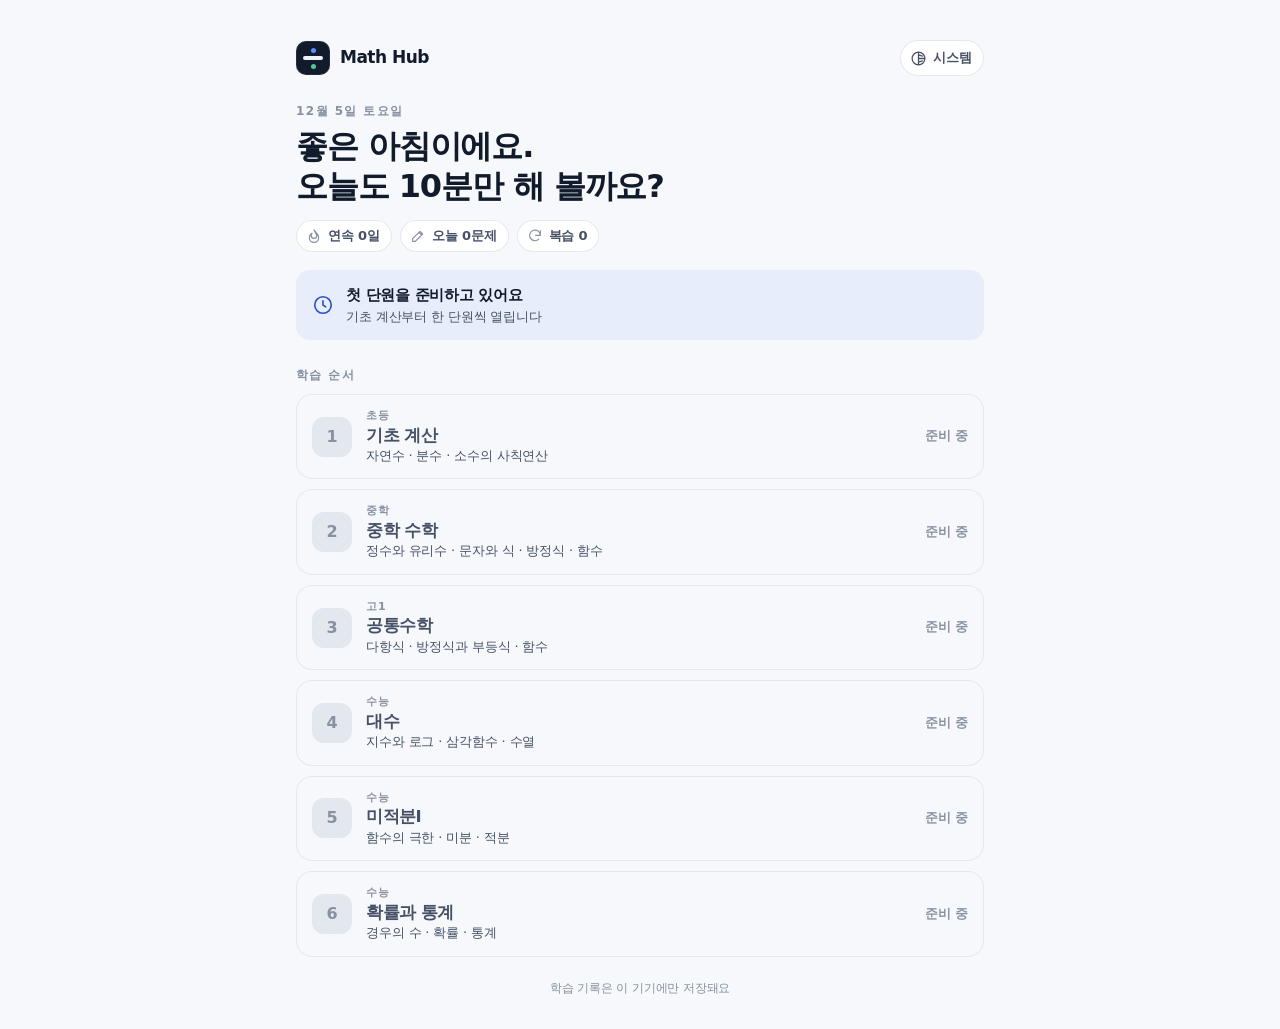
<file: docs/index.html>
<!doctype html>
<html lang="ko" data-theme="light">
<head>
<meta charset="utf-8">
<meta name="viewport" content="width=device-width, initial-scale=1, viewport-fit=cover">
<meta name="theme-color" content="#F6F8FB">
<title>Math Hub — 기초 계산부터 수능 수학까지</title>
<meta name="description" content="초등 계산부터 수능 수학까지, 하루 10~20분씩 이어 가는 수학 학습 앱">
<link rel="icon" href="data:image/svg+xml,%3Csvg xmlns='http://www.w3.org/2000/svg' viewBox='0 0 256 256'%3E%3Crect width='256' height='256' rx='56' fill='%23111B2B'/%3E%3Ccircle cx='128' cy='68' r='18' fill='%235E8BFF'/%3E%3Crect x='52' y='114' width='152' height='28' rx='14' fill='%23EEF1F6'/%3E%3Ccircle cx='128' cy='188' r='18' fill='%234FC891'/%3E%3C/svg%3E">
<link rel="manifest" href="manifest.webmanifest">
<link rel="apple-touch-icon" href="icons/apple-touch-icon.png">
<meta name="apple-mobile-web-app-capable" content="yes">
<meta name="mobile-web-app-capable" content="yes">
<meta name="apple-mobile-web-app-title" content="Math Hub">
<meta name="apple-mobile-web-app-status-bar-style" content="default">
<meta name="format-detection" content="telephone=no">
<script>
/* 첫 페인트 전에 테마 적용 */
(function () { try { var t = localStorage.getItem('mathhub.theme') || 'auto'; if (t !== 'light' && t !== 'dark') t = matchMedia('(prefers-color-scheme: dark)').matches ? 'dark' : 'light'; document.documentElement.dataset.theme = t; } catch (e) {} })();
</script>
<style>
/* Math Hub 허브 화면 — 무채색 바탕에 강조색(파랑) 하나만 쓴다. */
:root {
  --bg: #F6F8FB; --surface: #FFFFFF; --ink: #111B2B; --ink-2: #465166; --muted: #8791A1; --line: #E4E8EF; --track: #E3E7EE;
  --brand: #2752C4; --soft: #E7EDFB;
  --shadow: 0 0 0 1px rgba(20, 30, 50, .06), 0 1px 2px rgba(20, 20, 30, .04), 0 16px 32px -20px rgba(20, 20, 30, .18);
  --sans: -apple-system, BlinkMacSystemFont, "Pretendard", "Apple SD Gothic Neo", "Noto Sans KR", "Malgun Gothic", system-ui, sans-serif;
}
[data-theme="dark"] {
  --bg: #0C111B; --surface: #141B28; --ink: #EEF1F6; --ink-2: #B4BDCC; --muted: #77839A; --line: #243044; --track: #212B3C;
  --brand: #9DB8FF; --soft: #1B2747;
  --shadow: 0 0 0 1px rgba(255, 255, 255, .06), 0 16px 32px -20px rgba(0, 0, 0, .7);
  color-scheme: dark;
}
* { box-sizing: border-box; margin: 0; }
html { -webkit-text-size-adjust: 100%; -webkit-tap-highlight-color: transparent; }
body { background: var(--bg); color: var(--ink); font: 15px/1.5 var(--sans); letter-spacing: -.01em; -webkit-font-smoothing: antialiased; }
a { color: inherit; text-decoration: none; touch-action: manipulation; }
button { font: inherit; color: inherit; background: none; border: 0; padding: 0; cursor: pointer; touch-action: manipulation; }
:focus-visible { outline: 2px solid var(--ink); outline-offset: 2px; border-radius: 10px; }
svg.ic { width: 20px; height: 20px; fill: none; stroke: currentColor; stroke-width: 1.8; stroke-linecap: round; stroke-linejoin: round; flex: none; }

.page { max-width: 720px; margin: 0 auto; padding: calc(18px + env(safe-area-inset-top)) max(16px, env(safe-area-inset-right)) calc(32px + env(safe-area-inset-bottom)) max(16px, env(safe-area-inset-left)); }
.top { display: flex; align-items: center; justify-content: space-between; gap: 12px; }
.logo { display: flex; align-items: center; gap: 10px; font-weight: 750; font-size: 17px; letter-spacing: -.03em; }
.logo i { width: 34px; height: 34px; border-radius: 10px; background: #111B2B; display: flex; flex-direction: column; align-items: center; justify-content: center; gap: 3.5px; box-shadow: inset 0 0 0 1px rgba(255, 255, 255, .08); }
.logo i b { display: block; width: 5px; height: 5px; border-radius: 50%; }
.logo i b:nth-child(2) { width: 20px; height: 4px; border-radius: 2px; }
.theme { display: inline-flex; align-items: center; gap: 6px; height: 36px; padding: 0 12px 0 10px; border-radius: 999px; color: var(--ink-2); font-size: 13px; font-weight: 600; box-shadow: inset 0 0 0 1px var(--line); background: var(--surface); }
.theme .ic { width: 17px; height: 17px; }

.hello { margin-top: 26px; }
.hello small { display: block; font-size: 12px; font-weight: 650; letter-spacing: .12em; color: var(--muted); }
.hello h1 { font-size: clamp(24px, 6.4vw, 32px); line-height: 1.25; letter-spacing: -.035em; margin-top: 6px; word-break: keep-all; }
.pills { display: flex; flex-wrap: wrap; gap: 8px; margin-top: 14px; }
.pill { display: inline-flex; align-items: center; gap: 6px; height: 32px; padding: 0 12px 0 10px; border-radius: 999px; background: var(--surface); box-shadow: inset 0 0 0 1px var(--line); font-size: 13px; font-weight: 650; color: var(--ink-2); font-variant-numeric: tabular-nums; }
.pill .ic { width: 16px; height: 16px; color: var(--muted); }

.next { display: flex; align-items: center; gap: 12px; margin-top: 18px; padding: 14px 16px; border-radius: 14px; background: var(--soft); color: var(--ink); }
.next > .ic { color: var(--brand); width: 22px; height: 22px; }
.next .txt { flex: 1; min-width: 0; }
.next .txt b, .next .txt small { display: block; overflow: hidden; text-overflow: ellipsis; white-space: nowrap; }
.next .txt b { font-size: 15px; font-weight: 700; letter-spacing: -.02em; } .next .txt small { font-size: 13px; color: var(--ink-2); }
.next .go { color: var(--brand); display: flex; }

.sec { margin-top: 26px; font-size: 12px; font-weight: 650; letter-spacing: .12em; color: var(--muted); }
.areas { display: grid; gap: 10px; margin-top: 10px; }
.area { display: flex; align-items: center; gap: 14px; padding: 14px 16px; border-radius: 16px; background: var(--surface); box-shadow: var(--shadow); transition: transform .15s; }
a.area:active { transform: scale(.985); }
.area .no { width: 40px; height: 40px; border-radius: 12px; display: grid; place-items: center; flex: none; background: var(--soft); color: var(--brand); font-weight: 750; font-size: 16px; font-variant-numeric: tabular-nums; }
.area .txt { flex: 1; min-width: 0; }
.area .txt small { display: block; font-size: 11px; font-weight: 650; letter-spacing: .08em; color: var(--muted); }
.area .txt b { display: block; font-size: 16.5px; font-weight: 750; letter-spacing: -.03em; line-height: 1.3; }
.area .txt p { font-size: 13px; color: var(--ink-2); overflow: hidden; text-overflow: ellipsis; white-space: nowrap; }
.area .bar { height: 5px; border-radius: 999px; background: var(--track); overflow: hidden; margin-top: 8px; }
.area .bar i { display: block; height: 100%; border-radius: 999px; background: var(--brand); }
.area .side { flex: none; display: flex; align-items: center; gap: 6px; font-size: 12.5px; font-weight: 650; color: var(--muted); font-variant-numeric: tabular-nums; }
.area .side .ic { color: var(--brand); }
.area.soon { box-shadow: inset 0 0 0 1px var(--line); background: transparent; }
.area.soon .no { background: var(--track); color: var(--muted); }
.area.soon .txt b { color: var(--ink-2); }
.foot { margin-top: 22px; text-align: center; font-size: 12px; color: var(--muted); }

@media (min-width: 860px) { .page { padding-top: 40px; } a.area:hover { transform: translateY(-2px); } }
@media (prefers-reduced-motion: reduce) { .area { transition: none; } }
</style>
</head>
<body>
<div class="page" id="page"></div>
<noscript><p style="padding:24px">이 앱은 JavaScript가 필요합니다.</p></noscript>
<script src="shared/hub.js" data-root="./"></script>
<script>
(function () {
  'use strict';
  var MH = window.MH;
  var ICON = {
    auto: 'M12 3a9 9 0 1 0 0 18 9 9 0 0 0 0-18zM12 3v18M12 7l5.5 1.5M12 12h9M12 17l5.5-1.5',
    light: 'M12 4V2M12 22v-2M4 12H2M22 12h-2M5.6 5.6 4.2 4.2M19.8 19.8l-1.4-1.4M5.6 18.4l-1.4 1.4M19.8 4.2l-1.4 1.4M12 7.5a4.5 4.5 0 1 1 0 9 4.5 4.5 0 0 1 0-9z',
    dark: 'M20 14.5A8 8 0 0 1 9.5 4 8 8 0 1 0 20 14.5z',
    flame: 'M12 3c1 3 4 4.5 4 8.5a4 4 0 0 1-8 0c0-1.5.5-2.5 1-3.5C6.5 9.5 5 12 5 14.5a7 7 0 0 0 14 0C19 9 14.5 6.5 12 3z',
    review: 'M20 11a8 8 0 1 0-2.3 5.7M20 4v7h-7',
    pencil: 'M4 20h4L19 9l-4-4L4 16zM13.5 6.5l4 4',
    arrow: 'M5 12h14M13 6l6 6-6 6',
    clock: 'M12 3a9 9 0 1 0 0 18 9 9 0 0 0 0-18zM12 7.5V12l3 2'
  };
  var ic = function (n) { return '<svg class="ic" viewBox="0 0 24 24" aria-hidden="true"><path d="' + ICON[n] + '"/></svg>'; };
  var esc = function (s) { return String(s).replace(/[&<>"']/g, function (c) { return { '&': '&amp;', '<': '&lt;', '>': '&gt;', '"': '&quot;', "'": '&#39;' }[c]; }); };
  var num = function (n) { return Number(n).toLocaleString('ko-KR'); };
  var MODE_LABEL = { auto: '시스템', light: '라이트', dark: '다크' };

  /* 영역 목록(아래에서 위로 올라가는 순서). ready: 앱이 만들어진 영역만 true — 폴더 이름은 key 와 같다. */
  var AREAS = [
    { key: 'basic', level: '초등', name: '기초 계산', desc: '자연수 · 분수 · 소수의 사칙연산', ready: false },
    { key: 'middle', level: '중학', name: '중학 수학', desc: '정수와 유리수 · 문자와 식 · 방정식 · 함수', ready: false },
    { key: 'common', level: '고1', name: '공통수학', desc: '다항식 · 방정식과 부등식 · 함수', ready: false },
    { key: 'algebra', level: '수능', name: '대수', desc: '지수와 로그 · 삼각함수 · 수열', ready: false },
    { key: 'calculus', level: '수능', name: '미적분Ⅰ', desc: '함수의 극한 · 미분 · 적분', ready: false },
    { key: 'stats', level: '수능', name: '확률과 통계', desc: '경우의 수 · 확률 · 통계', ready: false }
  ];

  function areaRow(a, i, s) {
    var head = '<span class="no">' + (i + 1) + '</span><span class="txt"><small>' + a.level + '</small><b>' + a.name + '</b>';
    if (!a.ready) return '<div class="area soon">' + head + '<p>' + a.desc + '</p></span><span class="side">준비 중</span></div>';
    var pct = s.total ? Math.max(0, Math.min(100, s.done / s.total * 100)) : 0;
    return '<a class="area" href="' + a.key + '/">' + head + '<p>' + esc(s.next || a.desc) + '</p>'
      + '<div class="bar"><i style="width:' + pct + '%"></i></div></span>'
      + '<span class="side">' + (s.total ? num(s.done) + ' / ' + num(s.total) : '') + ic('arrow') + '</span></a>';
  }

  function render() {
    MH.apply();
    var t = MH.dnum(), now = new Date(), h = now.getHours(), mode = MH.mode();
    var sums = AREAS.map(function (a) { return MH.readSummary(a.key); });
    /* 영역을 합친 하루 기록: 오늘 푼 문제 수 · 연속 일수 · 복습할 문제 수 */
    var solved = function (d) { return sums.reduce(function (n, s) { return n + ((s.days && s.days[d]) || 0); }, 0); };
    var today = solved(t), streak = 0, d = today ? t : t - 1;
    while (solved(d) > 0) { streak++; d--; }
    var due = sums.reduce(function (n, s) { return n + (s.due || 0); }, 0);
    /* 이어서 할 영역: 복습이 가장 많이 밀린 영역 → 아직 다 끝내지 않은 가장 아래 영역 */
    var ready = AREAS.map(function (a, i) { return { a: a, s: sums[i] }; }).filter(function (x) { return x.a.ready; });
    var go = ready.filter(function (x) { return x.s.due > 0; }).sort(function (x, y) { return y.s.due - x.s.due; })[0];
    var next;
    if (go) next = { href: go.a.key + '/', icon: 'review', head: go.a.name + ' 복습 ' + num(go.s.due) + '문제가 기다려요', sub: '틀렸던 유형을 다시 풀면 오래 기억에 남아요' };
    else if ((go = ready.filter(function (x) { return !x.s.total || x.s.done < x.s.total; })[0] || ready[ready.length - 1]))
      next = { href: go.a.key + '/', icon: 'pencil', head: go.s.next || go.a.name + ' 시작하기', sub: go.a.name + ' · 오늘 ' + num(today) + '문제 풀었어요' };
    var hello = h < 5 ? '늦은 시간까지 수고해요' : h < 12 ? '좋은 아침이에요' : h < 18 ? '좋은 오후예요' : '좋은 저녁이에요';
    var date = (now.getMonth() + 1) + '월 ' + now.getDate() + '일 ' + '일월화수목금토'[now.getDay()] + '요일';
    document.getElementById('page').innerHTML =
      '<header class="top"><span class="logo"><i><b style="background:#5E8BFF"></b><b style="background:#EEF1F6"></b><b style="background:#4FC891"></b></i>Math Hub</span>'
      + '<button class="theme" id="theme" aria-label="테마 바꾸기: 지금 ' + MODE_LABEL[mode] + '">' + ic(mode) + MODE_LABEL[mode] + '</button></header>'
      + '<section class="hello"><small>' + date + '</small><h1>' + hello + '.<br>오늘도 10분만 해 볼까요?</h1>'
      + '<div class="pills"><span class="pill">' + ic('flame') + '연속 ' + streak + '일</span><span class="pill">' + ic('pencil') + '오늘 ' + num(today) + '문제</span><span class="pill">' + ic('review') + '복습 ' + num(due) + '</span></div></section>'
      + (next ? '<a class="next" href="' + next.href + '">' + ic(next.icon) + '<span class="txt"><b>' + esc(next.head) + '</b><small>' + esc(next.sub) + '</small></span><span class="go">' + ic('arrow') + '</span></a>'
        : '<div class="next">' + ic('clock') + '<span class="txt"><b>첫 단원을 준비하고 있어요</b><small>기초 계산부터 한 단원씩 열립니다</small></span></div>')
      + '<h2 class="sec">학습 순서</h2>'
      + '<section class="areas">' + AREAS.map(function (a, i) { return areaRow(a, i, sums[i]); }).join('') + '</section>'
      + '<p class="foot">학습 기록은 이 기기에만 저장돼요</p>';
    document.getElementById('theme').onclick = function () {
      MH.setMode(MH.MODES[(MH.MODES.indexOf(MH.mode()) + 1) % MH.MODES.length]);
      render();
    };
  }

  MH.onSystemChange(render);
  addEventListener('pageshow', render);                 /* 영역 앱에서 돌아왔을 때 숫자를 새로 읽는다 */
  document.addEventListener('visibilitychange', function () { if (!document.hidden) render(); });
  render();
})();
</script>
</body>
</html>
</file>
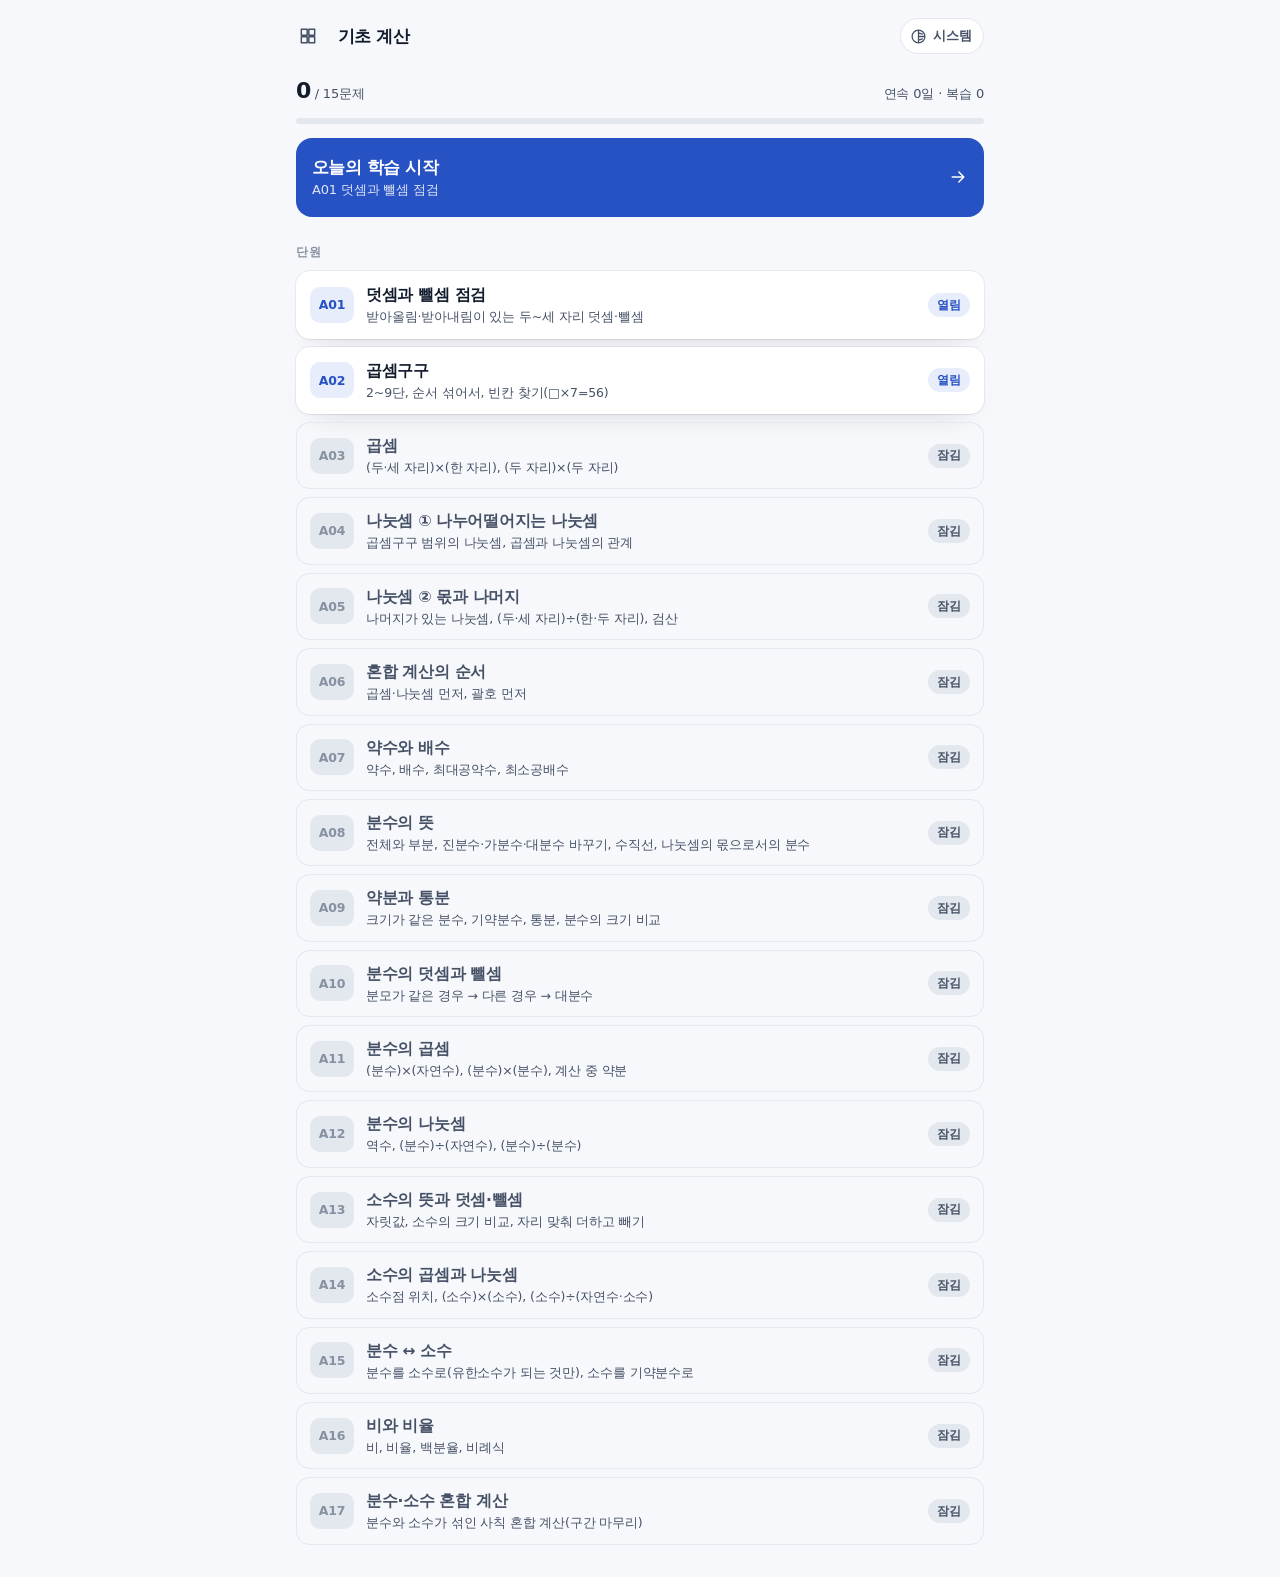
<file: docs/basic/index.html>
<!doctype html>
<html lang="ko" data-theme="light">
<head>
<meta charset="utf-8">
<meta name="viewport" content="width=device-width, initial-scale=1, viewport-fit=cover">
<meta name="theme-color" content="#F6F8FB">
<title>기초 계산 — Math Hub</title>
<link rel="icon" href="data:image/svg+xml,%3Csvg xmlns='http://www.w3.org/2000/svg' viewBox='0 0 256 256'%3E%3Crect width='256' height='256' rx='56' fill='%23111B2B'/%3E%3Ccircle cx='128' cy='68' r='18' fill='%235E8BFF'/%3E%3Crect x='52' y='114' width='152' height='28' rx='14' fill='%23EEF1F6'/%3E%3Ccircle cx='128' cy='188' r='18' fill='%234FC891'/%3E%3C/svg%3E">
<link rel="manifest" href="../manifest.webmanifest">
<link rel="apple-touch-icon" href="../icons/apple-touch-icon.png">
<meta name="apple-mobile-web-app-capable" content="yes">
<meta name="mobile-web-app-capable" content="yes">
<meta name="apple-mobile-web-app-title" content="Math Hub">
<meta name="apple-mobile-web-app-status-bar-style" content="default">
<meta name="format-detection" content="telephone=no">
<script>
/* 첫 페인트 전에 테마 적용 */
(function () { try { var t = localStorage.getItem('mathhub.theme') || 'auto'; if (t !== 'light' && t !== 'dark') t = matchMedia('(prefers-color-scheme: dark)').matches ? 'dark' : 'light'; document.documentElement.dataset.theme = t; } catch (e) {} })();
</script>
<link rel="stylesheet" href="../shared/vendor/katex/katex.min.css">
<link rel="stylesheet" href="../shared/app.css">
</head>
<body>
<div id="app"></div>
<noscript><p style="padding:24px">이 앱은 JavaScript가 필요합니다.</p></noscript>
<!-- 구간 앱은 모두 같은 틀이다. 구간마다 다른 것은 아래 start 의 stage 뿐이다. -->
<script src="../shared/vendor/katex/katex.min.js"></script>
<script src="../shared/vendor/fraction/fraction.min.js"></script>
<script src="../shared/hub.js" data-root="../"></script>
<script src="../shared/map.js"></script>
<script src="../shared/engine/rng.js"></script>
<script src="../shared/engine/num.js"></script>
<script src="../shared/engine/answer.js"></script>
<script src="../shared/engine/types.js"></script>
<script src="../shared/engine/algebra.js"></script>
<script src="../shared/engine/progress.js"></script>
<script src="../shared/engine/scratch.js"></script>
<script src="../shared/engine/ui.js"></script>
<script>MH.app.start({ stage: 'A', root: document.getElementById('app'), home: '../' });</script>
</body>
</html>
</file>
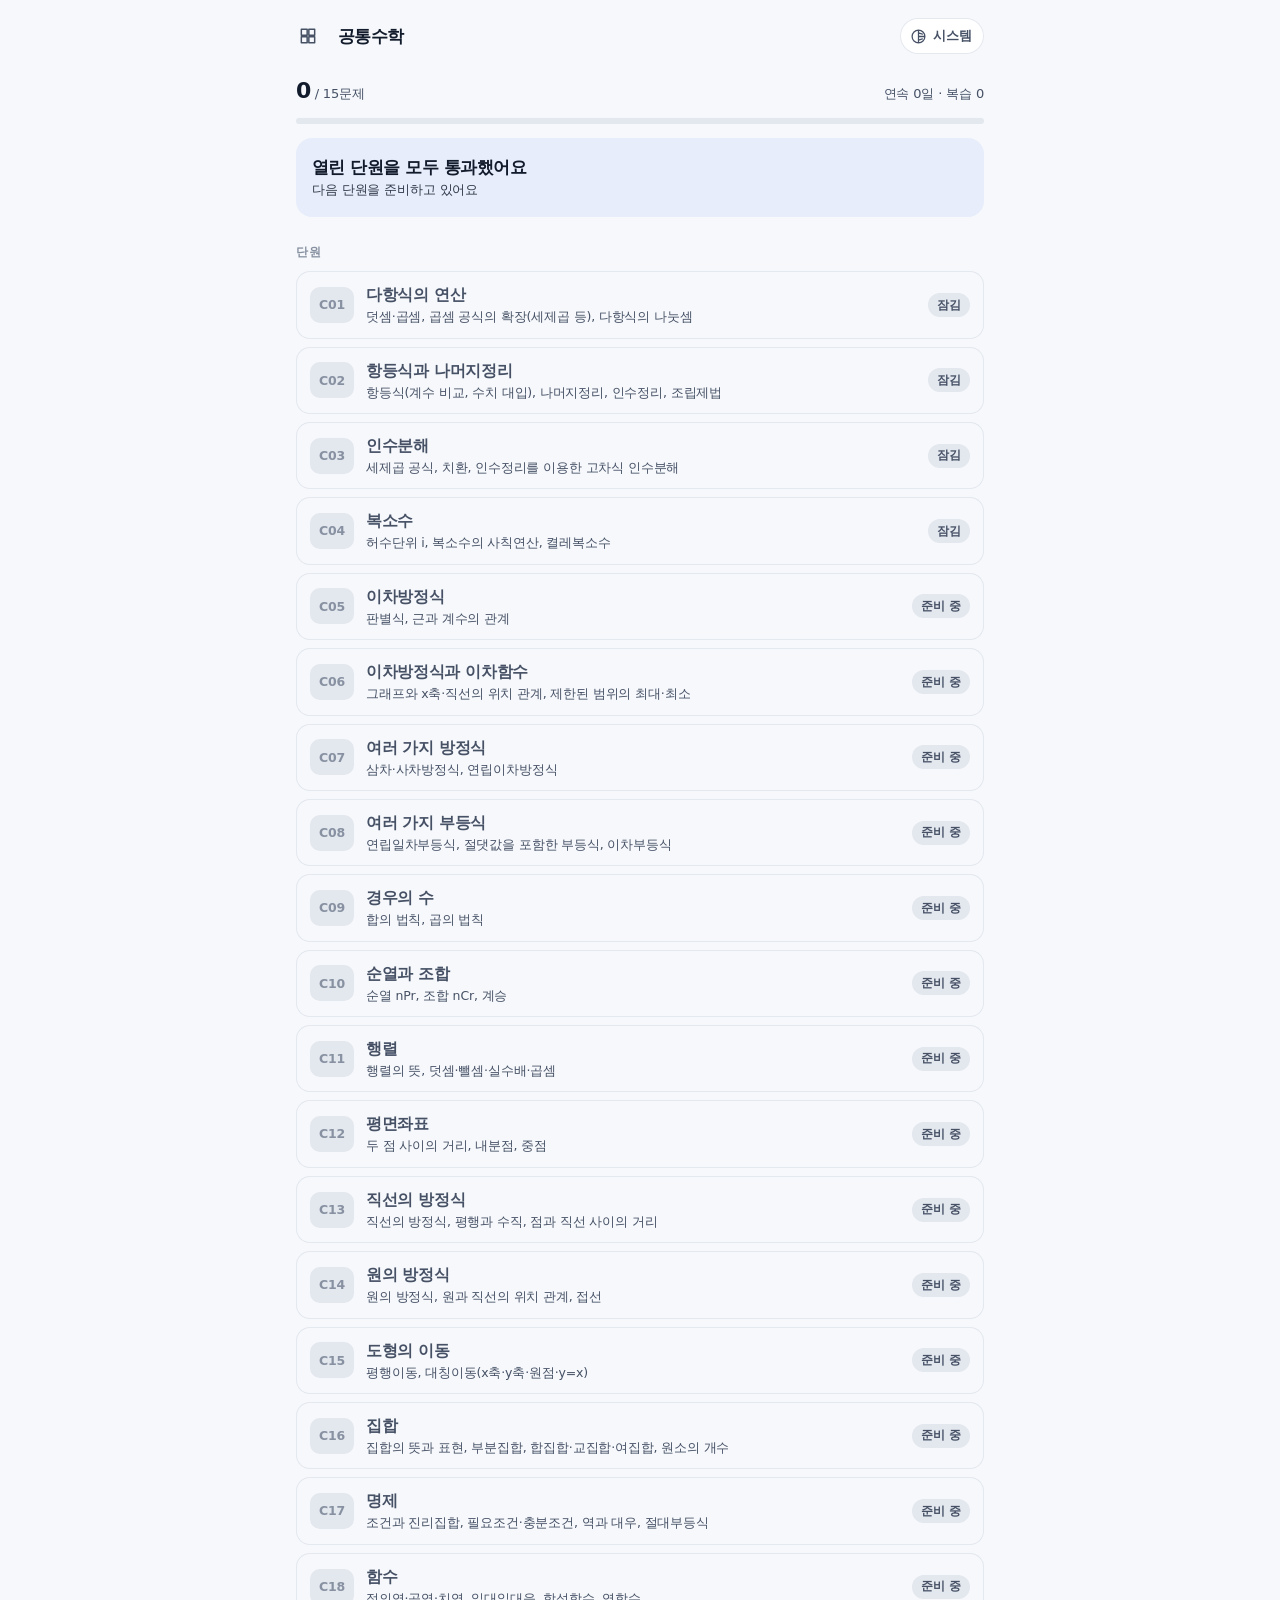
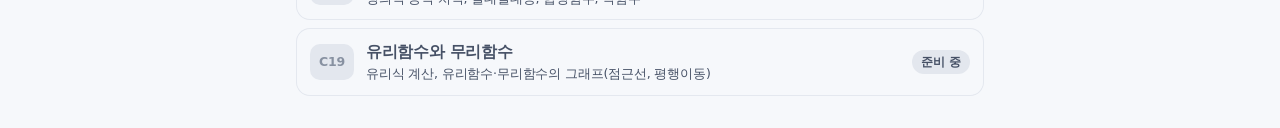
<file: docs/common/index.html>
<!doctype html>
<html lang="ko" data-theme="light">
<head>
<meta charset="utf-8">
<meta name="viewport" content="width=device-width, initial-scale=1, viewport-fit=cover">
<meta name="theme-color" content="#F6F8FB">
<title>공통수학 — Math Hub</title>
<link rel="icon" href="data:image/svg+xml,%3Csvg xmlns='http://www.w3.org/2000/svg' viewBox='0 0 256 256'%3E%3Crect width='256' height='256' rx='56' fill='%23111B2B'/%3E%3Ccircle cx='128' cy='68' r='18' fill='%235E8BFF'/%3E%3Crect x='52' y='114' width='152' height='28' rx='14' fill='%23EEF1F6'/%3E%3Ccircle cx='128' cy='188' r='18' fill='%234FC891'/%3E%3C/svg%3E">
<link rel="manifest" href="../manifest.webmanifest">
<link rel="apple-touch-icon" href="../icons/apple-touch-icon.png">
<meta name="apple-mobile-web-app-capable" content="yes">
<meta name="mobile-web-app-capable" content="yes">
<meta name="apple-mobile-web-app-title" content="Math Hub">
<meta name="apple-mobile-web-app-status-bar-style" content="default">
<meta name="format-detection" content="telephone=no">
<script>
/* 첫 페인트 전에 테마 적용 */
(function () { try { var t = localStorage.getItem('mathhub.theme') || 'auto'; if (t !== 'light' && t !== 'dark') t = matchMedia('(prefers-color-scheme: dark)').matches ? 'dark' : 'light'; document.documentElement.dataset.theme = t; } catch (e) {} })();
</script>
<link rel="stylesheet" href="../shared/vendor/katex/katex.min.css">
<link rel="stylesheet" href="../shared/app.css">
</head>
<body>
<div id="app"></div>
<noscript><p style="padding:24px">이 앱은 JavaScript가 필요합니다.</p></noscript>
<!-- 구간 앱은 모두 같은 틀이다. 구간마다 다른 것은 아래 start 의 stage 뿐이다. -->
<script src="../shared/vendor/katex/katex.min.js"></script>
<script src="../shared/vendor/fraction/fraction.min.js"></script>
<script src="../shared/hub.js" data-root="../"></script>
<script src="../shared/map.js"></script>
<script src="../shared/engine/rng.js"></script>
<script src="../shared/engine/num.js"></script>
<script src="../shared/engine/answer.js"></script>
<script src="../shared/engine/types.js"></script>
<script src="../shared/engine/algebra.js"></script>
<script src="../shared/engine/progress.js"></script>
<script src="../shared/engine/scratch.js"></script>
<script src="../shared/engine/ui.js"></script>
<script>MH.app.start({ stage: 'C', root: document.getElementById('app'), home: '../' });</script>
</body>
</html>
</file>
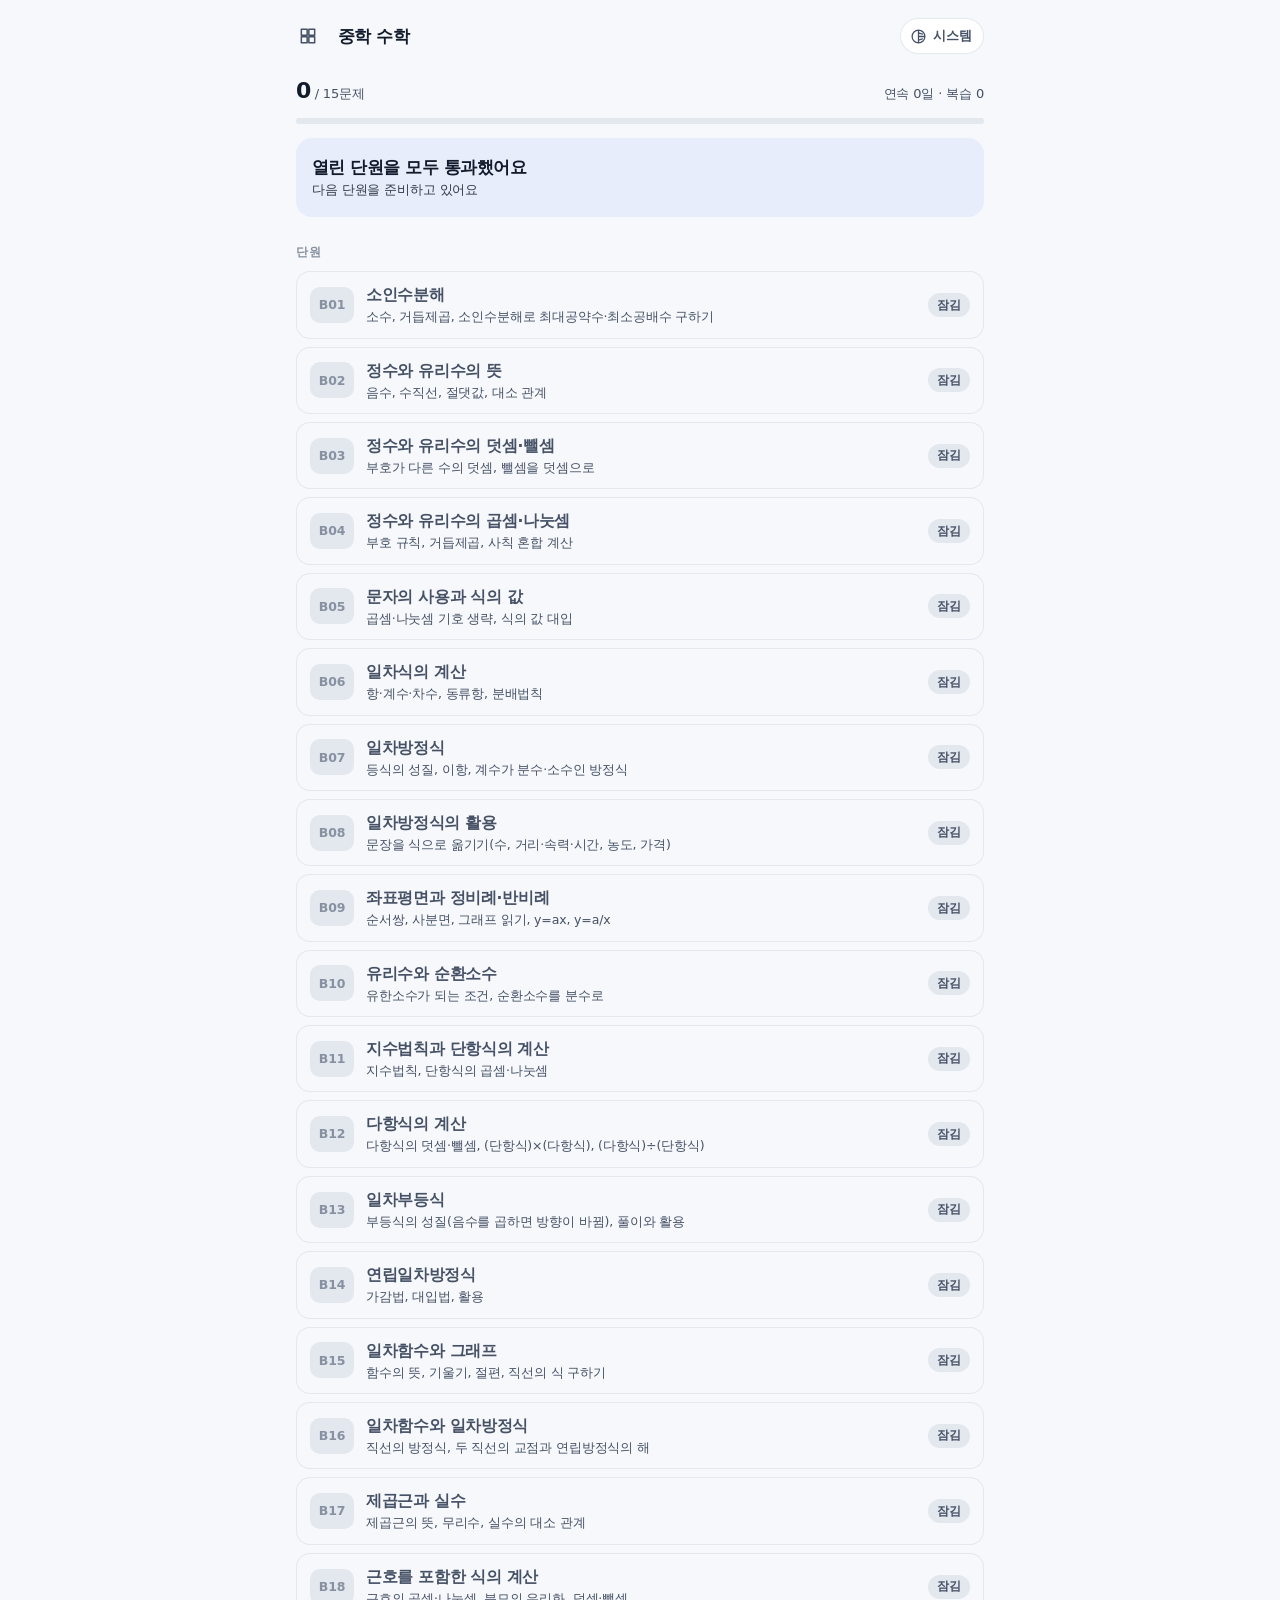
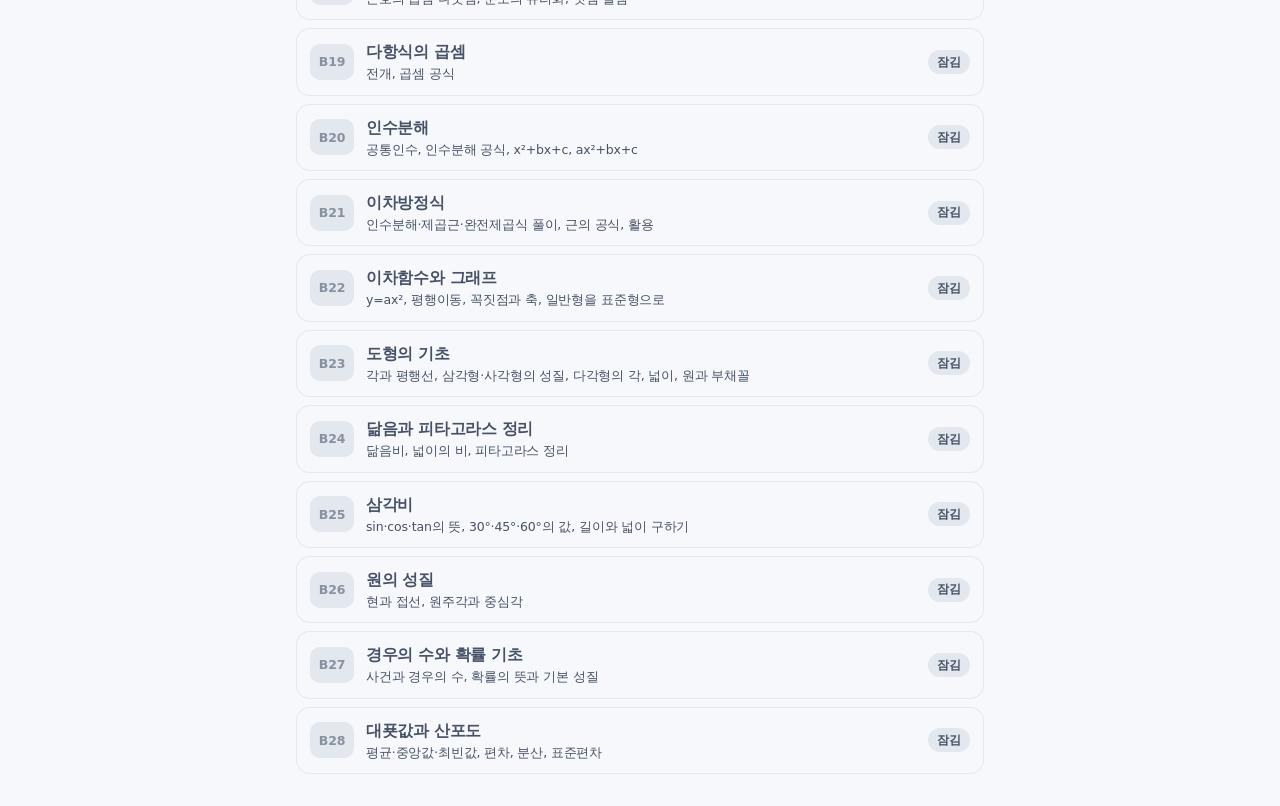
<file: docs/middle/index.html>
<!doctype html>
<html lang="ko" data-theme="light">
<head>
<meta charset="utf-8">
<meta name="viewport" content="width=device-width, initial-scale=1, viewport-fit=cover">
<meta name="theme-color" content="#F6F8FB">
<title>중학 수학 — Math Hub</title>
<link rel="icon" href="data:image/svg+xml,%3Csvg xmlns='http://www.w3.org/2000/svg' viewBox='0 0 256 256'%3E%3Crect width='256' height='256' rx='56' fill='%23111B2B'/%3E%3Ccircle cx='128' cy='68' r='18' fill='%235E8BFF'/%3E%3Crect x='52' y='114' width='152' height='28' rx='14' fill='%23EEF1F6'/%3E%3Ccircle cx='128' cy='188' r='18' fill='%234FC891'/%3E%3C/svg%3E">
<link rel="manifest" href="../manifest.webmanifest">
<link rel="apple-touch-icon" href="../icons/apple-touch-icon.png">
<meta name="apple-mobile-web-app-capable" content="yes">
<meta name="mobile-web-app-capable" content="yes">
<meta name="apple-mobile-web-app-title" content="Math Hub">
<meta name="apple-mobile-web-app-status-bar-style" content="default">
<meta name="format-detection" content="telephone=no">
<script>
/* 첫 페인트 전에 테마 적용 */
(function () { try { var t = localStorage.getItem('mathhub.theme') || 'auto'; if (t !== 'light' && t !== 'dark') t = matchMedia('(prefers-color-scheme: dark)').matches ? 'dark' : 'light'; document.documentElement.dataset.theme = t; } catch (e) {} })();
</script>
<link rel="stylesheet" href="../shared/vendor/katex/katex.min.css">
<link rel="stylesheet" href="../shared/app.css">
</head>
<body>
<div id="app"></div>
<noscript><p style="padding:24px">이 앱은 JavaScript가 필요합니다.</p></noscript>
<!-- 구간 앱은 모두 같은 틀이다. 구간마다 다른 것은 아래 start 의 stage 뿐이다. -->
<script src="../shared/vendor/katex/katex.min.js"></script>
<script src="../shared/vendor/fraction/fraction.min.js"></script>
<script src="../shared/hub.js" data-root="../"></script>
<script src="../shared/map.js"></script>
<script src="../shared/engine/rng.js"></script>
<script src="../shared/engine/num.js"></script>
<script src="../shared/engine/answer.js"></script>
<script src="../shared/engine/types.js"></script>
<script src="../shared/engine/algebra.js"></script>
<script src="../shared/engine/progress.js"></script>
<script src="../shared/engine/scratch.js"></script>
<script src="../shared/engine/ui.js"></script>
<script>MH.app.start({ stage: 'B', root: document.getElementById('app'), home: '../' });</script>
</body>
</html>
</file>
<file: docs/shared/app.css>
/* Math Hub 영역 앱 공통 스타일 — 단원 목록 · 단원 화면 · 문제 화면. 허브와 같은 색을 쓴다. */
:root {
  --bg: #F6F8FB; --surface: #FFFFFF; --ink: #111B2B; --ink-2: #465166; --muted: #8791A1; --line: #E4E8EF; --track: #E3E7EE;
  --brand: #2752C4; --soft: #E7EDFB; --on-brand: #FFFFFF;
  --ok: #1B7A50; --ok-soft: #E2F2EA; --bad: #B4382C; --bad-soft: #FBEAE7; --warn: #9A6A0A; --warn-soft: #FBF1DC;
  --key: #FFFFFF; --key-down: #E7EBF2;
  --shadow: 0 0 0 1px rgba(20, 30, 50, .06), 0 1px 2px rgba(20, 20, 30, .04), 0 16px 32px -20px rgba(20, 20, 30, .18);
  --sans: -apple-system, BlinkMacSystemFont, "Pretendard", "Apple SD Gothic Neo", "Noto Sans KR", "Malgun Gothic", system-ui, sans-serif;
}
[data-theme="dark"] {
  --bg: #0C111B; --surface: #141B28; --ink: #EEF1F6; --ink-2: #B4BDCC; --muted: #77839A; --line: #243044; --track: #212B3C;
  --brand: #9DB8FF; --soft: #1B2747; --on-brand: #0C111B;
  --ok: #8FDDB6; --ok-soft: #173226; --bad: #FFA79C; --bad-soft: #3A1D1A; --warn: #F0C56A; --warn-soft: #33290F;
  --key: #1A2333; --key-down: #263248;
  --shadow: 0 0 0 1px rgba(255, 255, 255, .06), 0 16px 32px -20px rgba(0, 0, 0, .7);
  color-scheme: dark;
}
* { box-sizing: border-box; margin: 0; }
html { -webkit-text-size-adjust: 100%; -webkit-tap-highlight-color: transparent; height: 100%; }
body { min-height: 100%; background: var(--bg); color: var(--ink); font: 15px/1.55 var(--sans); letter-spacing: -.01em; -webkit-font-smoothing: antialiased; }
a { color: inherit; text-decoration: none; touch-action: manipulation; }
button { font: inherit; color: inherit; background: none; border: 0; padding: 0; cursor: pointer; touch-action: manipulation; -webkit-user-select: none; user-select: none; }
ol, ul { list-style: none; padding: 0; }
:focus-visible { outline: 2px solid var(--brand); outline-offset: 2px; border-radius: 10px; }
svg.ic { width: 20px; height: 20px; fill: none; stroke: currentColor; stroke-width: 1.8; stroke-linecap: round; stroke-linejoin: round; flex: none; }
.katex { font-size: 1.1em; }

.page { max-width: 720px; margin: 0 auto; padding: calc(14px + env(safe-area-inset-top)) max(16px, env(safe-area-inset-right)) calc(32px + env(safe-area-inset-bottom)) max(16px, env(safe-area-inset-left)); }
.bar { display: flex; align-items: center; gap: 10px; min-height: 44px; }
.bar h1 { flex: 1; min-width: 0; font-size: 17px; font-weight: 750; letter-spacing: -.03em; overflow: hidden; text-overflow: ellipsis; white-space: nowrap; }
.icon-btn { width: 40px; height: 40px; margin-left: -8px; border-radius: 12px; display: grid; place-items: center; color: var(--ink-2); flex: none; }
.icon-btn:active { background: var(--track); }
.theme { display: inline-flex; align-items: center; gap: 6px; height: 36px; padding: 0 12px 0 10px; border-radius: 999px; color: var(--ink-2); font-size: 13px; font-weight: 600; box-shadow: inset 0 0 0 1px var(--line); background: var(--surface); }
.theme .ic { width: 17px; height: 17px; }
.sec { margin-top: 26px; font-size: 12px; font-weight: 650; letter-spacing: .12em; color: var(--muted); }
.card { margin-top: 14px; padding: 16px; border-radius: 16px; background: var(--surface); box-shadow: var(--shadow); }
.track { height: 6px; border-radius: 999px; background: var(--track); overflow: hidden; }
.track i { display: block; height: 100%; border-radius: 999px; background: var(--brand); }
.chip { display: inline-flex; align-items: center; height: 24px; padding: 0 9px; border-radius: 999px; font-size: 12px; font-weight: 650; background: var(--track); color: var(--ink-2); white-space: nowrap; }
.chip.ok { background: var(--ok-soft); color: var(--ok); } .chip.on { background: var(--soft); color: var(--brand); }
.btn { display: flex; align-items: center; justify-content: center; gap: 8px; width: 100%; min-height: 54px; padding: 0 18px; border-radius: 14px; font-size: 16.5px; font-weight: 700; letter-spacing: -.02em; background: var(--brand); color: var(--on-brand); }
.btn:active { opacity: .85; }
.btn.ghost { background: var(--surface); color: var(--ink); box-shadow: inset 0 0 0 1px var(--line); }
.btn.small { min-height: 44px; font-size: 14.5px; }
.note { font-size: 13px; color: var(--ink-2); }

/* ── 구간 홈 ── */
.today { margin-top: 16px; }
.today-row { display: flex; align-items: baseline; justify-content: space-between; gap: 10px; font-size: 13px; color: var(--ink-2); margin-bottom: 10px; font-variant-numeric: tabular-nums; }
.today-row b { font-size: 22px; font-weight: 750; color: var(--ink); letter-spacing: -.03em; }
.cta { display: flex; align-items: center; gap: 12px; margin-top: 14px; padding: 16px; border-radius: 16px; background: var(--brand); color: var(--on-brand); }
.cta .txt { flex: 1; min-width: 0; } .cta b { display: block; font-size: 17px; font-weight: 750; letter-spacing: -.03em; } .cta small { display: block; font-size: 13px; opacity: .85; overflow: hidden; text-overflow: ellipsis; white-space: nowrap; }
.cta.idle { background: var(--soft); color: var(--ink); }
.units { display: grid; gap: 8px; margin-top: 10px; }
.unit { display: flex; align-items: center; gap: 12px; padding: 12px 14px; border-radius: 14px; background: var(--surface); box-shadow: var(--shadow); }
.unit .no { width: 44px; height: 36px; border-radius: 10px; display: grid; place-items: center; flex: none; background: var(--soft); color: var(--brand); font-size: 12.5px; font-weight: 750; font-variant-numeric: tabular-nums; }
.unit .txt { flex: 1; min-width: 0; } .unit .txt b { display: block; font-size: 15.5px; font-weight: 700; letter-spacing: -.02em; }
.unit .txt small { display: block; font-size: 12.5px; color: var(--ink-2); overflow: hidden; text-overflow: ellipsis; white-space: nowrap; }
.unit.off { background: transparent; box-shadow: inset 0 0 0 1px var(--line); } .unit.off .no { background: var(--track); color: var(--muted); } .unit.off .txt b { color: var(--ink-2); font-weight: 650; }
.unit.done .no { background: var(--ok-soft); color: var(--ok); }

/* ── 단원 화면 ── */
.u-head { margin-top: 14px; } .u-head h2 { font-size: 24px; font-weight: 750; letter-spacing: -.035em; line-height: 1.3; margin-top: 8px; word-break: keep-all; } .u-head p { color: var(--ink-2); margin-top: 4px; word-break: keep-all; }
.card h3 { font-size: 13px; font-weight: 700; color: var(--ink-2); margin-bottom: 10px; }
.dots { display: flex; gap: 6px; } .dots i { flex: 1; height: 10px; border-radius: 999px; background: var(--track); }
.dots i.d1 { background: var(--ok); } .dots i.dh { background: var(--warn); } .dots i.d0 { background: var(--bad); }
.card .note { margin-top: 10px; }
.types li { display: flex; align-items: center; gap: 12px; padding: 9px 0; border-top: 1px solid var(--line); } .types li:first-child { border-top: 0; padding-top: 0; } .types li:last-child { padding-bottom: 0; }
.types .txt { flex: 1; min-width: 0; font-weight: 650; font-size: 14.5px; } .types small { display: block; font-weight: 500; font-size: 12.5px; color: var(--muted); }
.lv { display: flex; gap: 3px; flex: none; } .lv i { width: 16px; height: 6px; border-radius: 999px; background: var(--track); } .lv i.on { background: var(--brand); }
.actions { display: grid; gap: 10px; margin-top: 18px; } .actions .note { text-align: center; margin-top: -2px; }
.result { text-align: center; padding: 28px 16px; } .result b { display: block; font-size: 44px; font-weight: 750; letter-spacing: -.04em; font-variant-numeric: tabular-nums; } .result h2 { font-size: 20px; margin-top: 4px; letter-spacing: -.03em; } .result p { color: var(--ink-2); margin-top: 8px; word-break: keep-all; }

/* ── 문제 화면: 위 막대 · 문제(스크롤) · 아래 키패드 ── */
.solve { display: flex; flex-direction: column; height: 100vh; height: 100dvh; max-width: 720px; margin: 0 auto; }
.solve .bar { padding: calc(8px + env(safe-area-inset-top)) max(16px, env(safe-area-inset-right)) 4px max(16px, env(safe-area-inset-left)); }
.solve .bar .mid { flex: 1; min-width: 0; font-size: 13px; font-weight: 650; color: var(--ink-2); overflow: hidden; text-overflow: ellipsis; white-space: nowrap; }
.solve .bar .count { font-size: 13px; font-weight: 650; color: var(--ink-2); font-variant-numeric: tabular-nums; white-space: nowrap; }
.solve .track { margin: 0 16px; height: 4px; flex: none; }
.q { flex: 1; overflow-y: auto; -webkit-overflow-scrolling: touch; padding: 14px 16px 16px; }
/* 개념 카드 */
.learn .bar h1 { font-size: 15px; color: var(--ink-2); font-weight: 650; }
.c-body { font-size: 16.5px; line-height: 1.7; word-break: keep-all; padding: 18px; }
.c-body > * + * { margin-top: 12px; }
.c-body b { font-weight: 750; }
.c-tex { text-align: center; font-size: 20px; padding: 6px 0; overflow-x: auto; overflow-y: hidden; }
.c-list li { position: relative; padding-left: 16px; } .c-list li + li { margin-top: 6px; }
.c-list.num li { padding-left: 0; } .c-list.num li::before { display: none; }
.c-list li::before { content: ""; position: absolute; left: 3px; top: .72em; width: 5px; height: 5px; border-radius: 50%; background: var(--muted); }
.c-ex { border-radius: 12px; background: var(--bg); padding: 4px 12px; }
.c-ex li { display: flex; gap: 12px; align-items: center; padding: 9px 0; } .c-ex li + li { border-top: 1px solid var(--line); }
.c-ex .k { flex: none; min-width: 64px; text-align: center; font-weight: 700; font-size: 17px; } .c-ex .d { flex: 1; min-width: 0; font-size: 15px; line-height: 1.55; color: var(--ink-2); }
.c-body .figure { margin-top: 12px; }
.c-dots { display: flex; justify-content: center; gap: 6px; margin-top: 16px; } .c-dots i { width: 7px; height: 7px; border-radius: 50%; background: var(--track); } .c-dots i.on { background: var(--brand); }
.c-nav { grid-auto-flow: column; grid-auto-columns: 1fr; margin-top: 14px; }
.sheet { position: fixed; inset: 0; z-index: 20; overflow-y: auto; -webkit-overflow-scrolling: touch; background: var(--bg); }
.q-concept { margin-left: auto; display: inline-flex; align-items: center; gap: 4px; height: 30px; padding: 0 10px; border-radius: 999px; font-size: 12.5px; font-weight: 650; color: var(--brand); background: var(--soft); }
.q-concept svg.ic { width: 15px; height: 15px; }
.q-btns { margin-left: auto; display: flex; gap: 6px; } .q-btns .q-concept { margin-left: 0; } .q-concept.on { background: var(--brand); color: var(--on-brand); }
/* 풀이 공간(engine/scratch.js): 펜 · 손가락으로 풀이를 쓰는 곳 */
.sp { margin-top: 16px; border-radius: 14px; background: var(--surface); box-shadow: var(--shadow); overflow: hidden; display: flex; flex-direction: column; }
.sp-bar { display: flex; align-items: center; gap: 2px; padding: 5px 6px; border-bottom: 1px solid var(--line); }
.sp-bar .gap { flex: 1; }
.sp-bar button { display: inline-flex; align-items: center; gap: 4px; height: 34px; padding: 0 9px; border-radius: 9px; font-size: 12.5px; font-weight: 650; color: var(--ink-2); white-space: nowrap; }
.sp-bar button .ic { width: 16px; height: 16px; } .sp-bar button.on { background: var(--soft); color: var(--brand); } .sp-bar button:disabled { opacity: .35; }
.sp-area { position: relative; height: 220px; }
.sp-area canvas { position: absolute; inset: 0; width: 100%; height: 100%; display: block; color: var(--ink); touch-action: none; -webkit-user-select: none; user-select: none; -webkit-touch-callout: none; cursor: crosshair; }
.sp.erasing canvas { cursor: cell; }
.sp-ph { position: absolute; left: 0; right: 0; top: 50%; transform: translateY(-50%); text-align: center; font-size: 13px; color: var(--muted); pointer-events: none; } .sp.has .sp-ph { display: none; }
@media (max-width: 380px) { .sp-bar button { padding: 0 6px; font-size: 12px; } }
.pad.writing .sp { margin: 0 0 8px; } .pad.writing .sp-area { height: min(44vh, 340px); } .pad.writing .btn { min-height: 48px; width: 100%; }
/* 넓은 화면 + 풀이 공간: 왼쪽에 문제와 풀이 공간, 오른쪽에 답 칸 · 설명 · 키패드 */
.solve.two { max-width: 1180px; }
.solve.two .cols { flex: 1; min-height: 0; display: flex; }
.solve.two .q { flex: 1.3; min-width: 0; display: flex; flex-direction: column; }
.solve.two .sp { flex: 1; min-height: 260px; } .solve.two .sp-area { flex: 1; height: auto; min-height: 200px; }
.solve.two .side { flex: 1; min-width: 320px; max-width: 420px; display: flex; flex-direction: column; border-left: 1px solid var(--line); }
.solve.two .side-top { flex: 1; min-height: 0; overflow-y: auto; -webkit-overflow-scrolling: touch; padding: 14px 16px 16px; }
.solve.two .side .answer { margin-top: 6px; }
.solve.two .pad { border-top: 1px solid var(--line); }
.q-tag { display: flex; flex-wrap: wrap; gap: 6px; align-items: center; font-size: 12.5px; color: var(--muted); font-weight: 600; }
.q-tex { margin-top: 18px; text-align: center; font-size: clamp(30px, 10vw, 44px); line-height: 1.2; font-variant-numeric: tabular-nums; white-space: nowrap; overflow-x: auto; overflow-y: hidden; padding: 8px 0; }
.q-tex .katex { font-size: 1em; }
.q-text { margin-top: 14px; font-size: 17px; line-height: 1.6; word-break: keep-all; }
.q-tex + .q-text { text-align: center; font-size: 15px; color: var(--ink-2); margin-top: 8px; }
.answer { display: flex; align-items: center; justify-content: center; gap: 10px; margin-top: 20px; }
.ans-box { min-width: 150px; height: 64px; padding: 0 18px; border-radius: 16px; background: var(--surface); box-shadow: inset 0 0 0 2px var(--line); display: flex; align-items: center; justify-content: center; font-size: 32px; font-weight: 700; letter-spacing: .02em; font-variant-numeric: tabular-nums; }
.ans-box.live { box-shadow: inset 0 0 0 2px var(--brand); }
.ans-box.live::after { content: ""; width: 2px; height: 30px; margin-left: 3px; background: var(--brand); animation: blink 1.1s steps(1) infinite; }
.ans-box.good { box-shadow: inset 0 0 0 2px var(--ok); color: var(--ok); } .ans-box.bad { box-shadow: inset 0 0 0 2px var(--bad); color: var(--bad); }
.ans-box.shake { animation: shake .3s; }
.ans-box.wordy { height: auto; min-height: 64px; max-width: 100%; padding: 10px 16px; font-size: 17px; font-weight: 650; line-height: 1.35; letter-spacing: 0; text-align: center; word-break: keep-all; }
.answer.multi { gap: 14px; align-items: flex-end; } .answer.multi .ans-box { min-width: 112px; } .answer .field { display: flex; flex-direction: column; align-items: center; gap: 6px; } .answer .field small { font-size: 13px; font-weight: 650; color: var(--ink-2); }
.answer.frac { gap: 12px; margin-top: 16px; } .answer.frac .ans-box { min-width: 96px; height: 48px; font-size: 26px; }
.answer.frac .sign { min-width: 22px; font-size: 32px; font-weight: 700; text-align: center; }
.frac-in { display: flex; flex-direction: column; align-items: stretch; gap: 6px; } .frac-in > i { height: 3px; border-radius: 2px; background: var(--ink); margin: 0 -6px; }
.figure { margin-top: 14px; display: grid; gap: 6px; }
.bar-fig { display: grid; gap: 3px; height: 32px; } .bar-fig i { border-radius: 5px; background: var(--surface); box-shadow: inset 0 0 0 1.5px var(--line); } .bar-fig i.on { background: var(--brand); box-shadow: none; }
.line-fig { width: 100%; height: auto; display: block; } .line-fig .ax { stroke: var(--ink-2); stroke-width: 1.5; } .line-fig text { fill: var(--ink-2); font-size: 13px; font-weight: 600; } .line-fig .mk { fill: var(--brand); stroke: none; font-size: 14px; }
.line-fig .ry { fill: none; stroke: var(--brand); stroke-width: 2.5; stroke-linejoin: round; } .line-fig .ra { fill: var(--brand); } .line-fig .rd { fill: var(--brand); stroke: var(--brand); stroke-width: 2.5; } .line-fig .rd.open { fill: var(--surface); }
.plane-fig { width: 100%; max-width: 300px; height: auto; display: block; margin: 0 auto; } .plane-fig .gr { stroke: var(--line); stroke-width: 1; } .plane-fig .ax { stroke: var(--ink-2); stroke-width: 1.5; } .plane-fig .ah { fill: var(--ink-2); }
.plane-fig .tk { fill: var(--muted); font-size: 9.5px; font-weight: 600; } .plane-fig .nm { fill: var(--ink-2); font-size: 13px; font-style: italic; font-weight: 600; } .plane-fig .gp { stroke: var(--brand); stroke-width: 2.4; fill: none; stroke-linecap: round; stroke-linejoin: round; }
.plane-fig .pt { fill: var(--brand); stroke: var(--surface); stroke-width: 1.5; } .plane-fig .pl { fill: var(--ink); font-size: 14px; font-weight: 700; }
.geo-fig { width: 100%; max-width: 320px; height: auto; display: block; margin: 0 auto; } .geo-fig .gs { stroke: var(--ink-2); stroke-width: 1.8; stroke-linecap: round; } .geo-fig .gd { stroke: var(--muted); stroke-width: 1.4; stroke-dasharray: 5 4; }
.geo-fig .go { fill: none; stroke: var(--ink-2); stroke-width: 1.8; stroke-linejoin: round; } .geo-fig .gf { fill: var(--brand); fill-opacity: .12; stroke: var(--ink-2); stroke-width: 1.8; stroke-linejoin: round; } .geo-fig .ga { fill: none; stroke: var(--brand); stroke-width: 1.6; stroke-linecap: round; }
.geo-fig .gdot { fill: var(--ink-2); } .geo-fig .gt { fill: var(--ink); font-size: 13px; font-weight: 600; } .geo-fig .gi { font-style: italic; font-size: 15px; font-weight: 700; }
/* 소인수분해: 식이 길어질 수 있어 칸을 넓게, 글자를 조금 작게 */
.answer.fac .ans-box { min-width: min(260px, 100%); max-width: 100%; font-size: 24px; letter-spacing: 0; overflow-x: auto; } .answer.fac .ans-box .katex { font-size: 1.1em; }
.ans-box[data-ph]:empty::before { content: attr(data-ph); font-size: 15px; font-weight: 500; letter-spacing: 0; color: var(--muted); }
.answer .suffix { font-size: 20px; font-weight: 650; color: var(--ink-2); }
@keyframes blink { 50% { opacity: 0; } }
@keyframes shake { 25% { transform: translateX(-6px); } 75% { transform: translateX(6px); } }
.fb { margin-top: 16px; display: grid; gap: 10px; }
.msg { padding: 14px 16px; border-radius: 14px; background: var(--surface); box-shadow: inset 0 0 0 1px var(--line); word-break: keep-all; }
.msg b { display: block; font-size: 16px; letter-spacing: -.02em; } .msg p { margin-top: 4px; color: var(--ink-2); font-size: 14.5px; } .msg p.mine { color: var(--muted); font-size: 13px; } .msg p.mine .katex { font-size: 1.3em; }
.msg.good { background: var(--ok-soft); box-shadow: none; } .msg.good b { color: var(--ok); }
.msg.bad { background: var(--bad-soft); box-shadow: none; } .msg.bad b { color: var(--bad); }
.msg.star { background: var(--soft); box-shadow: none; } .msg.star b { color: var(--brand); }
.msg.hint b { font-size: 12.5px; color: var(--warn); font-weight: 700; } .msg.hint p { color: var(--ink); margin-top: 2px; }
.msg .btn { margin-top: 12px; }
.steps { counter-reset: s; display: grid; gap: 12px; margin-top: 8px; }
.steps li { counter-increment: s; position: relative; padding-left: 30px; font-size: 14.5px; color: var(--ink); }
.steps li::before { content: counter(s); position: absolute; left: 0; top: 1px; width: 21px; height: 21px; border-radius: 50%; background: var(--track); color: var(--ink-2); font-size: 12px; font-weight: 700; display: grid; place-items: center; }
.steps .tex { margin-top: 8px; font-size: 20px; overflow-x: auto; } .steps .tex .katex { font-size: 1em; }
/* 분수가 든 풀이 수식: 줄이 넘어가도 위아래 줄이 겹치지 않게 줄 높이를 분수 키에 맞춘다 */
.steps .tex.tall { margin-top: 2px; line-height: 2.6; overflow-y: hidden; }
.pad { flex: none; padding: 8px max(10px, env(safe-area-inset-right)) calc(10px + env(safe-area-inset-bottom)) max(10px, env(safe-area-inset-left)); background: var(--bg); border-top: 1px solid var(--line); }
.tools { display: flex; gap: 8px; margin-bottom: 8px; }
.tools button { flex: 1; height: 40px; border-radius: 12px; font-size: 14px; font-weight: 650; color: var(--ink-2); background: var(--surface); box-shadow: inset 0 0 0 1px var(--line); display: flex; align-items: center; justify-content: center; gap: 6px; }
.tools button:disabled { opacity: .4; } .tools button .ic { width: 17px; height: 17px; }
.tools.ask { align-items: center; } .tools.ask span { flex: 2; font-size: 13px; color: var(--ink-2); line-height: 1.35; word-break: keep-all; } .tools.ask button { flex: 1; } .tools.ask .yes { color: var(--bad); }
.keys { display: grid; grid-template-columns: repeat(3, 1fr); gap: 8px; }
.keys button { height: clamp(52px, 8.2vh, 66px); border-radius: 14px; background: var(--key); box-shadow: var(--shadow); font-size: 26px; font-weight: 600; font-variant-numeric: tabular-nums; display: grid; place-items: center; }
.keys button:active { background: var(--key-down); }
.keys .k-ok { background: var(--brand); color: var(--on-brand); font-size: 18px; font-weight: 700; } .keys .k-ok:active { background: var(--brand); opacity: .85; }
.keys.choice button { height: 64px; font-size: 30px; } .keys.choice .k-ok { grid-column: 1 / -1; height: 58px; font-size: 18px; }
.keys.dec .k-ok { grid-column: 1 / -1; height: 52px; }
.keys.choice.four { grid-template-columns: repeat(4, 1fr); } .keys.choice.four button { font-size: 26px; }
.keys.choice.long { grid-template-columns: repeat(2, 1fr); } .keys.choice.long button { font-size: 22px; }
.keys.choice.rows { grid-template-columns: 1fr; } .keys.choice.rows button { height: 46px; font-size: 21px; } .keys.choice.rows .k-ok { height: 58px; font-size: 18px; }
.keys.choice.words button { font-size: 19px; font-weight: 650; word-break: keep-all; } .keys.choice.words .k-ok { font-size: 18px; }
.keys.choice.rows.words button { height: auto; min-height: 46px; padding: 7px 10px; font-size: 16px; font-weight: 600; line-height: 1.3; } .keys.choice.rows.words .k-ok { height: 58px; font-size: 18px; }
.keys.sgn .k-ok, .keys.sgn .k-sign { height: 52px; } .keys.sgn.wide .k-ok { grid-column: span 2; } .keys.sgn .k-sign { font-size: 28px; }
.keys.fac .k-ok { grid-column: span 2; height: 52px; } .keys.fac .k-pow { height: 52px; font-size: 17px; font-weight: 650; color: var(--ink-2); }
.keys .k-back { color: var(--ink-2); } .keys .k-back .ic { width: 26px; height: 26px; }
.pad .btn { min-height: 60px; }
.pad .sub-link { display: block; text-align: center; padding: 12px 0 2px; font-size: 13.5px; color: var(--ink-2); font-weight: 600; }

@media (min-width: 720px) { .solve { border-left: 1px solid var(--line); border-right: 1px solid var(--line); } }
@media (max-height: 680px) { .keys button { height: 46px; } .keys { gap: 6px; } }
@media (prefers-reduced-motion: reduce) { .ans-box.live::after, .ans-box.shake { animation: none; } }
</file>
